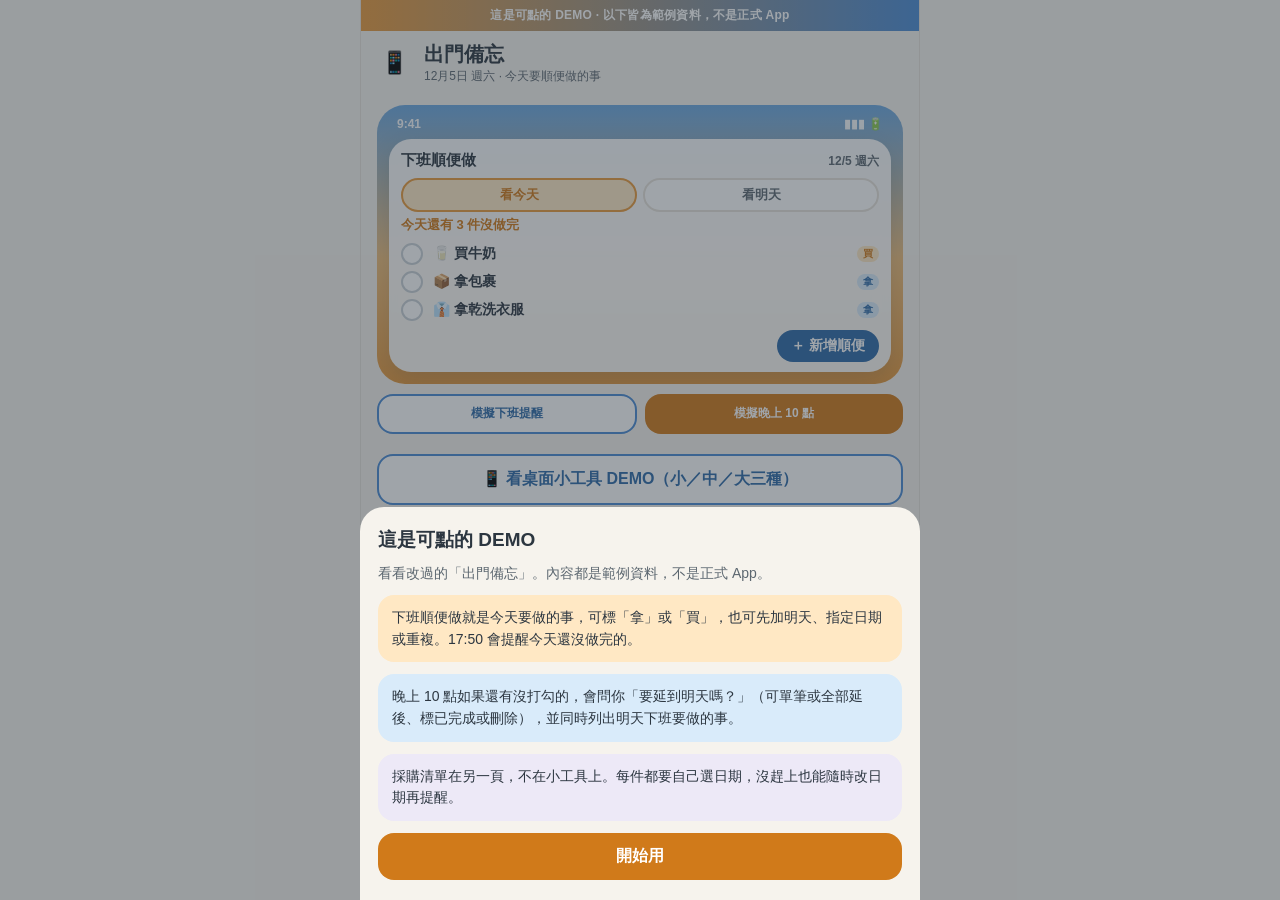
<file: index.html>
<!doctype html>
<html lang="zh-Hant-TW">
<head>
<meta charset="utf-8">
<meta name="viewport" content="width=device-width, initial-scale=1, viewport-fit=cover">
<title>出門備忘 DEMO</title>
<meta name="theme-color" content="#F6F3ED">
<meta name="description" content="出門備忘可點 DEMO（範例資料）：下班順便做、晚上 10 點可延到明天、採購清單可自己選日期">
<link rel="icon" href="favicon.svg" type="image/svg+xml">
<link rel="apple-touch-icon" href="favicon.svg">
<meta name="apple-mobile-web-app-capable" content="yes">
<meta name="mobile-web-app-capable" content="yes">
<meta name="apple-mobile-web-app-title" content="出門備忘">
<link rel="stylesheet" href="styles.css">
</head>
<body>
<div id="app"><div class="loading">出門備忘 載入中…</div></div>
<div id="nban" class="nban hidden" hidden></div>
<div id="alarm" class="alarm hidden" hidden></div>
<div id="nightq" class="nightq hidden" hidden></div>
<div id="dlg" class="dlg hidden"></div>
<div id="toast" class="toast hidden"></div>
<noscript>請開啟 JavaScript 才能查看這個 DEMO。</noscript>
<script type="module" src="app.js"></script>
</body>
</html>
</file>
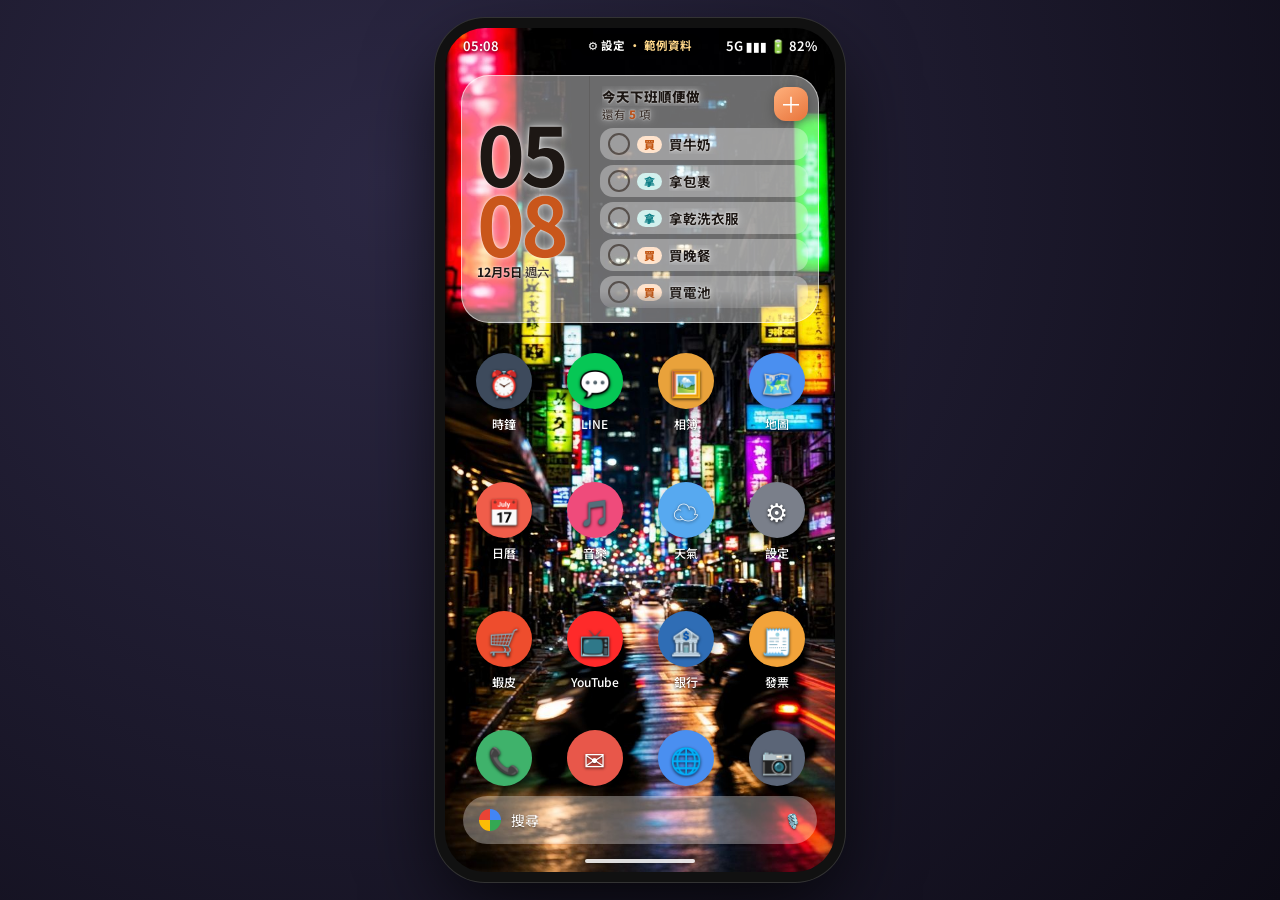
<file: widget.html>
<!doctype html>
<html lang="zh-Hant-TW">
<head>
<meta charset="utf-8">
<meta name="viewport" content="width=device-width, initial-scale=1, viewport-fit=cover">
<title>順便備忘 · 桌面小工具 DEMO</title>
<meta name="theme-color" content="#000000">
<link rel="icon" href="favicon.svg" type="image/svg+xml">
<link rel="preconnect" href="https://fonts.googleapis.com">
<link rel="preconnect" href="https://fonts.gstatic.com" crossorigin>
<link href="https://fonts.googleapis.com/css2?family=Noto+Sans+TC:wght@400;500;700;900&display=swap" rel="stylesheet">
<link rel="stylesheet" href="widget.css?v=6">
</head>
<body>
<div id="phone" class="phone">
  <div id="home" style="display:contents"></div>
  <div id="sheet" class="sheet hidden"></div>
  <div id="toast" class="toast hidden"></div>
</div>
<script type="module" src="widget.js?v=6"></script>
</body>
</html>
</file>
<file: styles.css>
:root{
  --sky:#4B8BD4;--skyDeep:#2F6BA8;--skySoft:#D9EBFA;
  --amber:#E89A3C;--amberDeep:#D07A1A;--amberSoft:#FFE8C4;
  --cream:#F6F3ED;--ink:#2C3640;--inkSoft:#5C6770;--line:#E6E2DA;
  --ok:#2F9E73;--okSoft:#D5F0E5;--paper:#fff;--rose:#E06B5C;
  --plum:#6B5C9E;--plumSoft:#EDE9F7;
}
*{box-sizing:border-box;-webkit-tap-highlight-color:transparent}
html,body{margin:0;background:var(--cream);color:var(--ink);font-family:-apple-system,BlinkMacSystemFont,"PingFang TC","Noto Sans TC","Microsoft JhengHei",sans-serif;font-size:16px}
body{padding:env(safe-area-inset-top) env(safe-area-inset-right) 0 env(safe-area-inset-left)}
#app{max-width:560px;margin:0 auto;min-height:100vh;display:flex;flex-direction:column}
.loading{padding:40px;text-align:center;color:var(--inkSoft)}

.demo-banner{background:linear-gradient(90deg,#E89A3C,#4B8BD4);color:#fff;font-size:12px;font-weight:800;text-align:center;padding:7px 12px;letter-spacing:.02em}
.top{position:sticky;top:0;z-index:5;background:var(--cream);display:flex;align-items:center;gap:8px;padding:10px 12px 8px}
.top .t{flex:1;min-width:0}
.top h1{font-size:20px;font-weight:900;margin:0;white-space:nowrap;overflow:hidden;text-overflow:ellipsis}
.top .sub{font-size:12px;color:var(--inkSoft)}
.back{border:0;background:none;font-size:22px;color:var(--ink);padding:6px 8px;cursor:pointer;line-height:1}

.body{flex:1;padding:12px 16px 140px;display:flex;flex-direction:column;gap:10px}
.body.home{padding-bottom:88px}
.body.home .note{padding-right:0}
#app a{color:var(--skyDeep);text-decoration:none;font-weight:800}
#app a:active{opacity:.7}
.card{background:var(--paper);border-radius:22px;padding:16px}
.card.tap{cursor:pointer}
.card.tap:active{transform:scale(.99)}
.hero{background:linear-gradient(135deg,var(--skyDeep),#4B8BD4 55%,#E89A3C);color:#fff;border-radius:22px;padding:18px}
.hero .big{font-size:28px;font-weight:900;margin:4px 0 6px;letter-spacing:-.02em}
.hero .s{font-size:13px;opacity:.94;font-weight:600}
.hero.done{background:linear-gradient(135deg,#2F9E73,#4B8BD4)}

.lbl{color:var(--inkSoft);font-size:13px;font-weight:700}
.muted{color:var(--inkSoft);font-size:14px}
.small{font-size:12px}
.row{display:flex;align-items:center;gap:12px}
.grow{flex:1;min-width:0}
.btn{display:block;width:100%;border:0;border-radius:16px;background:var(--skyDeep);color:#fff;font-size:16px;font-weight:800;padding:13px;cursor:pointer;text-align:center;text-decoration:none;font-family:inherit}
.btn.ghost{background:#fff;color:var(--skyDeep);border:2px solid var(--sky)}
.btn.amber{background:var(--amberDeep)}
.btn.rose{background:var(--rose)}
.btn.plum{background:var(--plum)}
.btn:disabled{opacity:.5}
.btns{display:flex;gap:8px}
.btns .btn{flex:1}
.link{background:none;border:0;color:var(--skyDeep);font-weight:700;font-size:15px;padding:8px 0;cursor:pointer;font-family:inherit}
.link.red{color:var(--rose)}

input[type=text],input[type=time],input[type=number],input[type=date],textarea,select{
  width:100%;font-size:17px;padding:13px 14px;border-radius:14px;border:2px solid var(--line);background:#fff;color:var(--ink);outline:none;font-family:inherit
}
input:focus,textarea:focus,select:focus{border-color:var(--sky)}
textarea{min-height:72px;resize:vertical}
.field{display:flex;flex-direction:column;gap:6px}

.pills{display:flex;gap:8px;overflow-x:auto;padding-bottom:2px;-webkit-overflow-scrolling:touch}
.pills.wrap{flex-wrap:wrap;overflow:visible}
.pill{flex:none;border-radius:999px;background:#fff;border:2px solid var(--line);color:var(--ink);font-weight:700;font-size:14px;padding:7px 14px;cursor:pointer;font-family:inherit}
.pill.on{background:var(--skySoft);border-color:var(--sky);color:var(--skyDeep)}
.pill.on.amber{background:var(--amberSoft);border-color:var(--amber);color:var(--amberDeep)}
.pill.on.plum{background:var(--plumSoft);border-color:var(--plum);color:var(--plum)}
.pill.emoji{font-size:18px;padding:6px 10px}

.iname{font-weight:900;font-size:16px;word-break:break-word}
.iname.done{text-decoration:line-through;color:var(--inkSoft);font-weight:700}
.note{background:var(--skySoft);color:var(--ink);border-radius:16px;padding:12px 14px;font-size:14px;line-height:1.55}
.note.amber{background:var(--amberSoft)}
.note.ok{background:var(--okSoft)}
.note.plum{background:var(--plumSoft)}
.sec{display:flex;align-items:baseline;justify-content:space-between;gap:8px;color:var(--inkSoft);font-weight:700;font-size:13px;margin-top:4px}
.sec .ttl{font-size:15px;font-weight:900;color:var(--ink)}
.sec .count{font-weight:800;color:var(--inkSoft);font-size:13px;margin-left:6px}
.hint{font-size:12px;color:var(--inkSoft);line-height:1.5}
.brand{font-size:26px;font-weight:900;color:var(--skyDeep)}

.badge{border-radius:999px;font-size:12px;font-weight:700;padding:4px 10px;white-space:nowrap}
.badge.sky{background:var(--skySoft);color:var(--skyDeep)}
.badge.amber{background:var(--amberSoft);color:var(--amberDeep)}
.badge.ok{background:var(--okSoft);color:var(--ok)}
.badge.mute{background:#F1EFEA;color:var(--inkSoft)}
.badge.plum{background:var(--plumSoft);color:var(--plum)}
.badge.due{background:#FDECEA;color:var(--rose)}

.nav{position:sticky;bottom:0;z-index:6;background:#fff;border-top:1px solid var(--line);display:flex;padding:6px 2px calc(6px + env(safe-area-inset-bottom))}
.nav a,.nav button{flex:1;border:0;background:none;text-align:center;padding:6px 0 4px;font-size:10px;font-weight:800;color:var(--inkSoft);text-decoration:none;cursor:pointer;font-family:inherit}
.nav .ico{font-size:18px;display:block;line-height:1.15}
.nav a.on,.nav button.on{color:var(--skyDeep)}

.dlg{position:fixed;inset:0;z-index:20;background:rgba(44,54,64,.45);display:flex;align-items:flex-end;justify-content:center}
.hidden{display:none !important}
.dlg.hidden,.toast.hidden,.nban.hidden,.alarm.hidden{display:none}
.sheet{background:var(--cream);width:100%;max-width:560px;border-radius:24px 24px 0 0;padding:20px 18px calc(20px + env(safe-area-inset-bottom));max-height:92vh;overflow:auto;display:flex;flex-direction:column;gap:12px}
.sheet h2{margin:0;font-size:19px;font-weight:900}
.toast{position:fixed;left:50%;bottom:calc(88px + env(safe-area-inset-bottom));transform:translateX(-50%);background:var(--ink);color:#fff;padding:10px 16px;border-radius:14px;font-size:14px;z-index:60;max-width:90%;text-align:center}

.check{display:flex;align-items:flex-start;gap:12px;padding:4px 0}
.check .body-t{flex:1;min-width:0;cursor:pointer}
.chk{flex:none;width:28px;height:28px;border-radius:50%;border:2px solid #C9D0D6;background:#fff;color:#fff;font-size:16px;font-weight:900;cursor:pointer;display:flex;align-items:center;justify-content:center;padding:0;margin-top:1px;line-height:1;transition:transform .15s ease,background .15s,border-color .15s}
.chk:active{transform:scale(.9)}
.chk.on{background:var(--ok);border-color:var(--ok)}
.item-meta{font-size:12px;color:var(--inkSoft);margin-top:2px;line-height:1.4}
.item-card{padding:12px 14px}
.item-card.off{opacity:.62}
.more{border:0;background:none;color:var(--inkSoft);font-size:20px;padding:4px 6px;cursor:pointer;line-height:1}

.sw{width:48px;height:28px;border-radius:999px;background:#D5D8DC;border:0;position:relative;cursor:pointer;flex:none;padding:0}
.sw::after{content:"";position:absolute;left:3px;top:3px;width:22px;height:22px;border-radius:50%;background:#fff;box-shadow:0 1px 3px rgba(0,0,0,.15);transition:transform .2s}
.sw.on{background:var(--skyDeep)}
.sw.on::after{transform:translateX(20px)}
.set-row{display:flex;align-items:center;gap:12px}
.set-row .lab{font-weight:800;font-size:15px}
.set-row .desc{font-size:12px;color:var(--inkSoft);margin-top:2px}

.fab{position:fixed;right:max(16px, calc(50% - 264px));bottom:calc(72px + env(safe-area-inset-bottom));width:56px;height:56px;border-radius:18px;border:0;background:var(--skyDeep);color:#fff;font-size:32px;line-height:1;cursor:pointer;box-shadow:0 8px 20px rgba(47,107,168,.35);z-index:7}
.fab.plum{background:var(--plum);box-shadow:0 8px 20px rgba(107,92,158,.35)}
.fab:active{transform:scale(.96)}

.empty{text-align:center;padding:28px 12px;color:var(--inkSoft)}
.empty .e{font-size:40px;margin-bottom:8px}

.nban{position:fixed;top:calc(10px + env(safe-area-inset-top));left:50%;transform:translateX(-50%);width:calc(100% - 24px);max-width:536px;background:#fff;border-radius:18px;box-shadow:0 10px 36px rgba(44,54,64,.22);z-index:40;padding:12px 14px;cursor:pointer;animation:drop .35s ease}
.nban .app{display:flex;align-items:center;gap:8px;font-size:12px;font-weight:800;color:var(--inkSoft)}
.nban .app .dot{width:22px;height:22px;border-radius:7px;background:var(--skyDeep);color:#fff;display:flex;align-items:center;justify-content:center;font-size:12px}
.nban .app .dot.plum{background:var(--plum)}
.nban .when{margin-left:auto;font-weight:700}
.nban .ttl{font-size:15px;font-weight:900;margin:6px 0 2px}
.nban .bd{font-size:13px;color:var(--inkSoft);line-height:1.4}
@keyframes drop{from{transform:translateX(-50%) translateY(-16px);opacity:0}to{transform:translateX(-50%) translateY(0);opacity:1}}

/* full-screen alarm */
.alarm{position:fixed;inset:0;z-index:50;background:linear-gradient(180deg,#17233D 0%,#2F6BA8 48%,#E89A3C 100%);color:#fff;display:flex;justify-content:center;overflow:auto}
.alarm-inner{width:100%;max-width:560px;min-height:100%;display:flex;flex-direction:column;align-items:center;justify-content:center;text-align:center;padding:36px 24px calc(36px + env(safe-area-inset-bottom));gap:10px}
.alarm .bell{font-size:64px;line-height:1;filter:drop-shadow(0 8px 16px rgba(0,0,0,.25));animation:ring 1s ease-in-out infinite}
@keyframes ring{0%,100%{transform:rotate(-8deg)}50%{transform:rotate(8deg)}}
.alarm .who{font-size:13px;font-weight:800;letter-spacing:.08em;opacity:.85}
.alarm .clock{font-size:48px;font-weight:900;letter-spacing:-.03em;margin:4px 0}
.alarm .attl{font-size:22px;font-weight:900;line-height:1.35;max-width:20em}
.alarm .abd{font-size:16px;font-weight:700;opacity:.95;line-height:1.5;max-width:22em}
.alarm .ahint{font-size:12px;opacity:.85;line-height:1.5;max-width:24em;margin-top:8px}
.alarm .btns{width:100%;max-width:340px;margin-top:16px}
.alarm .btn.ghost{background:rgba(255,255,255,.16);color:#fff;border-color:rgba(255,255,255,.55)}
.alarm .btn.listen{background:#fff;color:var(--skyDeep)}

.homescreen{background:linear-gradient(180deg,#6BA7E0 0%,#F3C07A 55%,#E89A3C 100%);border-radius:28px;padding:10px 12px 12px;color:#fff;position:relative;overflow:hidden}
.hs-bar{display:flex;justify-content:space-between;font-size:12px;font-weight:800;padding:2px 8px 8px;opacity:.95}
.widget{background:rgba(255,255,255,.94);color:var(--ink);border-radius:22px;padding:12px 12px 10px;box-shadow:0 8px 24px rgba(44,54,64,.18);backdrop-filter:blur(8px)}
.widget .wh{display:flex;align-items:baseline;justify-content:space-between;gap:8px}
.widget .wt{font-weight:900;font-size:15px}
.widget .wd{font-size:12px;color:var(--inkSoft);font-weight:700}
.widget .remain{font-size:13px;font-weight:800;color:var(--skyDeep);margin:4px 0 6px}
.widget .sec-l{font-size:11px;font-weight:800;color:var(--inkSoft);margin:4px 0 1px}
.wrow{display:flex;align-items:center;gap:10px;width:100%;border:0;background:none;padding:3px 0;font-family:inherit;font-size:14px;font-weight:700;color:var(--ink);text-align:left;cursor:pointer;border-radius:10px}
.wrow:active{background:rgba(47,107,168,.06)}
.wrow.done .wname{text-decoration:line-through;color:var(--inkSoft);font-weight:600}
.wchk{flex:none;width:22px;height:22px;border-radius:50%;border:2px solid #C9D0D6;background:#fff;color:#fff;font-size:12px;font-weight:900;display:flex;align-items:center;justify-content:center;line-height:1}
.wrow.done .wchk{background:var(--ok);border-color:var(--ok)}
.wname{flex:1;min-width:0;overflow:hidden;text-overflow:ellipsis;white-space:nowrap}
.widget .add{margin-top:6px;display:flex;justify-content:flex-end}
.wadd{border:0;background:var(--skyDeep);color:#fff;font-weight:800;font-size:14px;border-radius:999px;padding:7px 14px;cursor:pointer;font-family:inherit}
.icons{display:flex;gap:18px;justify-content:center;margin-top:18px}
.ico-app{width:52px;display:flex;flex-direction:column;align-items:center;gap:4px;font-size:10px;font-weight:700;text-shadow:0 1px 2px rgba(0,0,0,.2);border:0;background:none;color:#fff;font-family:inherit;padding:0;cursor:pointer}
.ico-app .sq{width:46px;height:46px;border-radius:14px;display:flex;align-items:center;justify-content:center;font-size:24px;background:rgba(255,255,255,.95);color:var(--ink)}

.sim-grid{display:flex;flex-direction:column;gap:8px}
.hi{outline:3px solid var(--amber);outline-offset:2px;border-radius:22px;animation:pulse 1.2s ease 2}
@keyframes pulse{0%,100%{outline-color:var(--amber)}50%{outline-color:transparent}}

.times{display:flex;align-items:center;gap:8px}
.times select{flex:1;width:auto}
.times .colon{font-weight:900;font-size:20px;color:var(--inkSoft)}

.sale-row .meta-tags{display:flex;flex-wrap:wrap;gap:6px;margin-top:6px}

@media (min-width:600px){
  #app{border-left:1px solid var(--line);border-right:1px solid var(--line);min-height:100vh}
}

.pill.used{opacity:.45}
.badge.take{background:var(--skySoft);color:var(--skyDeep)}
.badge.buytag{background:var(--amberSoft);color:var(--amberDeep)}
.wtag{flex:none;font-size:10px;font-weight:800;border-radius:999px;padding:1px 6px;line-height:1.4}
.wtag.take{background:var(--skySoft);color:var(--skyDeep)}
.wtag.buytag{background:var(--amberSoft);color:var(--amberDeep)}
.widget .sec-l.eve{color:var(--amberDeep);font-size:12px}
.widget .remain.eve{color:var(--amberDeep)}
.card.feat{border:2px solid var(--amber);box-shadow:0 6px 16px rgba(208,122,26,.08)}
.freq{display:flex;flex-direction:column;gap:8px}
.iname .tag{margin-left:6px;vertical-align:middle}

.view-pills{display:flex;gap:6px;margin:8px 0 2px}
.vpill{flex:1;border:2px solid var(--line);background:#fff;color:var(--inkSoft);font-weight:800;font-size:13px;border-radius:999px;padding:6px 0;cursor:pointer;font-family:inherit}
.vpill.on{background:var(--amberSoft);border-color:var(--amber);color:var(--amberDeep)}
.sim-row{display:flex;gap:8px}
.sim-row .btn{font-size:13px;padding:11px 8px;line-height:1.3}
.nban .bd-sec{font-size:13px;color:var(--inkSoft);line-height:1.45;margin-top:4px}
.nban .bd-sec b{color:var(--ink);margin-right:6px}
.alarm .asecs{width:100%;max-width:22em;text-align:left;display:flex;flex-direction:column;gap:8px;margin:4px 0}
.alarm .abd-sec{background:rgba(255,255,255,.14);border-radius:14px;padding:10px 12px;font-size:15px;font-weight:700;line-height:1.45}
.alarm .abd-sec b{display:block;font-size:12px;opacity:.85;margin-bottom:2px;letter-spacing:.04em}
.freq-card{position:relative;z-index:1}

.body.home .freq-card{padding:12px 14px}
.body.home .freq .pill{font-size:13px;padding:5px 10px}
.body.home .note{font-size:13px;padding:10px 12px}
.body.home .sim-row .btn{padding:10px 6px;font-size:12px}

.btn.mini{display:inline-block;width:auto;padding:7px 12px;font-size:13px;border-radius:12px;margin-top:8px}
.btn.ghost.danger{background:#fff;color:var(--rose);border-color:#E7B4AE}
.row-acts{margin-top:4px}
.sale-row.overdue{border:2px solid #F5C6C2}
.nightq{position:fixed;inset:0;z-index:45;background:var(--cream);overflow:auto}
.nightq.hidden{display:none !important}
.nightq-inner{max-width:560px;margin:0 auto;padding:22px 16px calc(28px + env(safe-area-inset-bottom));display:flex;flex-direction:column;gap:12px;min-height:100%}
.nq-kicker{font-size:13px;font-weight:800;color:var(--inkSoft);letter-spacing:.04em}
.nightq h2{margin:0;font-size:26px;font-weight:900}
.nq-sec{font-weight:900;font-size:16px;margin-top:6px;display:flex;align-items:baseline;justify-content:space-between;gap:8px}
.nq-sec .count{font-size:13px;font-weight:800;color:var(--inkSoft)}
.nq-item{background:#fff;border-radius:18px;padding:14px}
.nq-actions{display:flex;gap:6px;margin-top:10px}
.nq-actions .btn{font-size:13px;padding:10px 6px}
.nq-tmr{background:#fff;border-radius:16px;padding:12px 14px;display:flex;align-items:center;gap:8px;font-weight:800}
.nq-tmr .nq-when{margin-left:auto;font-size:12px;font-weight:700;color:var(--inkSoft)}
.nq-tmr .tag{margin-left:0}
</file>
<file: widget.css>
:root {
  --font: "Noto Sans TC", "PingFang TC", "Microsoft JhengHei", system-ui, sans-serif;
  --bar: #1d1a2e; --bar-ink: #f4efff; --bar-soft: #b9b2d6; --pill: #2c2844; --pill-on: #ffdcc7; --pill-on-ink: #5b2408;
  --glass: rgba(255, 255, 255, .22); --glass-line: rgba(255, 255, 255, .4);
  /* 底部面板（跟著底色） */
  --sheet: #fffaf6; --s-ink: #2a1f1a; --s-soft: #7d6f66; --field: #f6ece4; --chip: #fff; --chip-line: #ead9cc;
  --accent: #e8743b; --accent-2: #ffb07c; --ok: #2e9e6b;
  --take: #0f7f86; --take-bg: #d2f1ee; --buy: #c25410; --buy-bg: #ffe3cc;
  /* 小工具：淺色半透明 */
  --w-rgb: 255, 255, 255; --w-a: .42; --w-line: rgba(255, 255, 255, .55);
  --ink: #1d1714; --soft: #3f3530; --shadow: 0 0 2px rgba(255, 255, 255, .95), 0 0 8px rgba(255, 255, 255, .7);
  --tile: rgba(255, 255, 255, .34); --tile-done: rgba(255, 255, 255, .16); --cb-line: rgba(40, 28, 22, .6);
  --track: rgba(255, 255, 255, .6); --div: rgba(40, 28, 22, .14);
}
body.tint-dark {
  --sheet: #26212f; --s-ink: #f5ece6; --s-soft: #b5a9a1; --field: #332c3d; --chip: #2f2938; --chip-line: #4a4156;
  --accent: #ff9a62; --accent-2: #ffc29c; --ok: #6bd59c;
  --take: #8fe6e3; --take-bg: rgba(20, 70, 72, .78); --buy: #ffc08e; --buy-bg: rgba(90, 50, 22, .78);
  --w-rgb: 16, 12, 22; --w-line: rgba(255, 255, 255, .14);
  --ink: #fff; --soft: rgba(255, 255, 255, .86); --shadow: 0 1px 3px rgba(0, 0, 0, .7), 0 0 8px rgba(0, 0, 0, .35);
  --tile: rgba(255, 255, 255, .09); --tile-done: rgba(255, 255, 255, .04); --cb-line: rgba(255, 255, 255, .8);
  --track: rgba(255, 255, 255, .24); --div: rgba(255, 255, 255, .14);
}
body.a-high { --w-a: .2; } body.a-mid { --w-a: .42; } body.a-low { --w-a: .68; }
body.tint-dark.a-high { --w-a: .26; } body.tint-dark.a-mid { --w-a: .48; } body.tint-dark.a-low { --w-a: .72; }

* { box-sizing: border-box; }
html, body { margin: 0; height: 100%; overflow: hidden; }
body { font-family: var(--font); background: #000; color: var(--ink); -webkit-tap-highlight-color: transparent; -webkit-font-smoothing: antialiased; }
button { font: inherit; cursor: pointer; color: inherit; }

/* 手機桌面：手機上就是整個畫面；桌機置中成手機大小 */
.phone { position: relative; width: 100vw; height: 100vh; height: 100dvh; overflow: hidden; display: flex; flex-direction: column; background-size: cover; background-position: center; }
@media (min-width: 520px) and (min-height: 700px) {
  body { background: radial-gradient(circle at 30% 20%, #2c2844, #0d0b16); display: grid; place-items: center; }
  .phone { width: 390px; height: min(844px, calc(100vh - 32px)); border-radius: 40px; box-shadow: 0 0 0 10px #111, 0 0 0 11px #333, 0 30px 80px #000c; }
}
.phone.grad { background-image: radial-gradient(90% 55% at 15% 8%, #ffd3b5 0%, transparent 60%), radial-gradient(70% 50% at 95% 30%, #f6a6c1 0%, transparent 60%), radial-gradient(90% 60% at 10% 85%, #7fd3cf 0%, transparent 60%), linear-gradient(160deg, #f7b38f 0%, #c77bb8 45%, #5e6fd6 100%); }
.phone.city { background-image: url("wall-city.jpg"); background-color: #111; }
.phone.flowers { background-image: url("wall-flowers.jpg"); background-color: #2d4a1e; }
.statusbar { flex: none; height: 34px; display: flex; align-items: center; justify-content: space-between; padding: 0 18px; color: #fff; font-size: 13px; font-weight: 600; text-shadow: 0 1px 3px #000a; position: relative; }
.demo { position: absolute; left: 50%; top: 6px; transform: translateX(-50%); height: 22px; padding: 0 10px; border-radius: 99px; border: 0; background: rgba(0, 0, 0, .45); color: #fff; font-size: 11.5px; font-weight: 700; display: flex; align-items: center; gap: 4px; text-shadow: none; white-space: nowrap; }
.demo i { font-style: normal; color: #ffd88a; }
.grid { flex: none; margin-top: 8px; padding: 0 13px; display: grid; grid-template-columns: repeat(4, 1fr); grid-auto-rows: var(--ch, 110px); }
.app { display: flex; flex-direction: column; align-items: center; justify-content: center; gap: 6px; color: #fff; font-size: 12px; font-weight: 500; text-shadow: 0 1px 3px #000c; min-width: 0; }
.app i { width: var(--icon, 56px); height: var(--icon, 56px); border-radius: 50%; display: grid; place-items: center; font-style: normal; font-size: calc(var(--icon, 56px) * .46); box-shadow: 0 3px 10px #0004; }
.app span { white-space: nowrap; }
.spacer { flex: 1; }
.dock { flex: none; display: grid; grid-template-columns: repeat(4, 1fr); padding: 0 13px; margin-bottom: 10px; }
.dock .app span { display: none; }
.search { flex: none; height: 48px; margin: 0 18px 6px; border-radius: 99px; background: rgba(255, 255, 255, .32); display: flex; align-items: center; padding: 0 16px; color: #fff; font-size: 14px; gap: 10px; text-shadow: 0 1px 2px #0008; }
.search .g { width: 22px; height: 22px; border-radius: 50%; background: conic-gradient(#4285f4 0 25%, #34a853 0 50%, #fbbc05 0 75%, #ea4335 0); }
.search .mic { margin-left: auto; }
.gesture { flex: none; height: 22px; display: grid; place-items: center; }
.gesture::before { content: ""; width: 110px; height: 4px; border-radius: 99px; background: rgba(255, 255, 255, .85); box-shadow: 0 0 4px #0006; }

/* 小工具（半透明底色，不做模糊） */
.w { margin: 5px 3px; container-type: size; display: grid; grid-template-columns: 36% 1fr; background: rgba(var(--w-rgb), var(--w-a)); border: 1px solid var(--w-line); border-radius: 28px; overflow: hidden; color: var(--ink); text-shadow: var(--shadow); transition: background .3s; }
.w.medium { grid-column: span 4; grid-row: span 2; }
.w.large { grid-column: span 4; grid-row: span 4; grid-template-columns: 40% 1fr; }
.wc { container-type: size; border: 0; background: none; padding: 10px 4px 10px 15px; text-align: left; display: flex; flex-direction: column; justify-content: center; color: inherit; text-shadow: inherit; min-width: 0; border-right: 1px solid var(--div); }
.wc .hm { display: flex; flex-direction: column; font-size: min(76cqw, 36cqh); font-weight: 700; line-height: .86; letter-spacing: -.05em; font-variant-numeric: tabular-nums; }
.wc .hm span:last-child { color: var(--accent); }
body.tint-light .wc .hm span:last-child { color: #c9561b; }
.wc .dw { display: block; margin-top: 6px; font-size: clamp(12px, 11.5cqw, 15px); font-weight: 700; white-space: nowrap; }
.wc .wk { font-weight: 500; color: var(--soft); }
.large .wc { justify-content: space-between; padding: 18px 6px 16px 17px; }
.large .wc .hm { font-size: min(76cqw, 26cqh); }
.large .wc .dw { margin-top: 10px; }
.prog { display: flex; flex-direction: column; gap: 6px; }
.prog .pl { font-size: 12px; font-weight: 700; color: var(--soft); }
.prog .pn { font-size: 26px; font-weight: 900; line-height: 1; }
.prog .pn small { font-size: 15px; font-weight: 500; color: var(--soft); }
.bar { height: 6px; border-radius: 99px; background: var(--track); overflow: hidden; width: 92%; }
.bar i { display: block; height: 100%; border-radius: 99px; background: linear-gradient(90deg, var(--accent-2), var(--accent)); transition: width .6s cubic-bezier(.2, .8, .2, 1); }
.prog.full .pn { color: var(--ok); }

.wr { display: flex; flex-direction: column; min-width: 0; min-height: 0; }
.wh { display: flex; align-items: center; gap: 8px; padding: 10px 10px 6px 12px; }
.wh .open { flex: 1; min-width: 0; border: 0; background: none; padding: 0; text-align: left; color: inherit; text-shadow: inherit; }
.wh .t { display: block; font-size: 13.5px; font-weight: 900; white-space: nowrap; overflow: hidden; text-overflow: ellipsis; }
.wh .d { display: block; font-size: 11.5px; font-weight: 500; color: var(--soft); }
.wh .d em { font-style: normal; color: var(--accent); font-weight: 900; }
body.tint-light .wh .d em { color: #b8501a; }
.plus { width: 34px; height: 34px; flex: none; border-radius: 12px; border: 0; background: linear-gradient(145deg, var(--accent-2), var(--accent)); color: #fff; font-size: 22px; line-height: 1; display: grid; place-items: center; padding: 0 0 2px; text-shadow: none; box-shadow: 0 3px 10px rgba(0, 0, 0, .25); }
.plus:active { transform: scale(.92); }
.wl { flex: 1; min-height: 0; overflow-y: auto; padding: 0 10px 12px 10px; display: flex; flex-direction: column; gap: 5px; scrollbar-width: none; -webkit-mask-image: linear-gradient(to bottom, #000 84%, transparent); mask-image: linear-gradient(to bottom, #000 84%, transparent); }
.wl::-webkit-scrollbar { display: none; }
.row { display: flex; align-items: center; gap: 7px; padding: 5px 8px; background: var(--tile); border-radius: 13px; max-height: 60px; flex: none;
  transition: opacity .35s ease, transform .35s ease, max-height .35s ease .15s, padding .35s ease .15s, margin .35s ease .15s; }
.large .row { padding: 7px 9px; gap: 8px; }
.row.done { background: var(--tile-done); }
.row.done .nm { text-decoration: line-through; color: var(--soft); }
.row.done .tag, .row.done .nt { opacity: .55; }
.row.leaving { opacity: 0; transform: translateX(24px) scale(.97); max-height: 0; padding-top: 0; padding-bottom: 0; margin-bottom: -5px; }
.row.enter { animation: rowIn .45s cubic-bezier(.2, .8, .2, 1); }
@keyframes rowIn { from { opacity: 0; transform: translateY(-8px) scale(.97); } }
.cb { width: 22px; height: 22px; flex: none; border-radius: 50%; border: 2px solid var(--cb-line); background: transparent; display: grid; place-items: center; padding: 0; transition: background .25s, border-color .25s; }
.cb svg { width: 12px; height: 12px; stroke: #fff; stroke-width: 3.4; fill: none; stroke-linecap: round; stroke-linejoin: round; stroke-dasharray: 22; stroke-dashoffset: 22; transition: stroke-dashoffset .3s ease .05s; }
.row.done .cb { background: var(--ok); border-color: var(--ok); animation: pop .35s ease; }
.row.done .cb svg { stroke-dashoffset: 0; }
@keyframes pop { 50% { transform: scale(1.18); } }
.tag { flex: none; font-size: 11px; font-weight: 900; padding: 3px 7px; border-radius: 99px; line-height: 1; text-shadow: none; }
.tag.buy { color: var(--buy); background: var(--buy-bg); }
.tag.take { color: var(--take); background: var(--take-bg); }
.txt { min-width: 0; flex: 1; }
.nm { display: block; font-size: 13.5px; font-weight: 700; white-space: nowrap; overflow: hidden; text-overflow: ellipsis; }
.nt { display: block; font-size: 11px; font-weight: 500; color: var(--soft); white-space: nowrap; overflow: hidden; text-overflow: ellipsis; }
.large .nm { font-size: 14px; }
.empty { flex: 1; display: flex; flex-direction: column; align-items: center; justify-content: center; text-align: center; gap: 4px; padding: 0 10px 14px; font-size: 11.5px; color: var(--soft); }
.empty svg { width: 44px; height: 44px; }
.large .empty svg { width: 64px; height: 64px; }
.empty b { font-size: 13.5px; color: var(--ink); }

/* 新增：底部面板 */
.sheet { position: absolute; inset: 0; background: rgba(20, 10, 30, .45); display: flex; align-items: flex-end; justify-content: center; z-index: 20; animation: fade .25s; }
.sheet.hidden, .toast.hidden { display: none; }
@keyframes fade { from { opacity: 0; } }
.dlg { width: 100%; max-width: 480px; background: var(--sheet); color: var(--s-ink); border-radius: 28px 28px 0 0; padding: 10px 18px 22px; box-shadow: 0 -10px 40px rgba(0, 0, 0, .3); animation: up .32s cubic-bezier(.2, .8, .2, 1); }
@keyframes up { from { transform: translateY(100%); } }
.handle { width: 36px; height: 4px; border-radius: 99px; background: var(--chip-line); margin: 2px auto 12px; }
.dlg h3 { margin: 0; font-size: 19px; font-weight: 900; }
.dlg .sub { font-size: 12px; color: var(--s-soft); margin: 3px 0 14px; }
.field { margin-bottom: 10px; }
.dlg input { width: 100%; border: 2px solid transparent; border-radius: 16px; padding: 13px 14px; font-size: 16px; font-family: var(--font); background: var(--field); color: var(--s-ink); outline: none; }
.dlg input:focus { border-color: var(--accent); background: transparent; }
.dlg input::placeholder { color: var(--s-soft); }
.seg { display: flex; gap: 6px; padding: 4px; background: var(--field); border-radius: 99px; margin-bottom: 10px; }
.seg button { flex: 1; border: 0; background: transparent; padding: 8px 0; border-radius: 99px; font-weight: 700; color: var(--s-soft); }
.seg button.on[data-t="take"] { background: var(--take-bg); color: var(--take); }
.seg button.on[data-t="buy"] { background: var(--buy-bg); color: var(--buy); }
.chips-t { font-size: 12px; color: var(--s-soft); font-weight: 700; margin: 4px 2px 8px; }
.chips { display: flex; flex-wrap: wrap; gap: 8px; margin-bottom: 16px; }
.chips button { border: 1px solid var(--chip-line); background: var(--chip); color: var(--s-ink); border-radius: 12px; padding: 7px 11px 7px 9px; font-size: 13px; font-weight: 500; display: inline-flex; align-items: center; gap: 5px; }
.chips button i { font-style: normal; font-size: 11px; font-weight: 700; padding: 1px 5px; border-radius: 6px; }
.chips button i.take { color: var(--take); background: var(--take-bg); }
.chips button i.buy { color: var(--buy); background: var(--buy-bg); }
.acts { display: flex; gap: 10px; }
.acts button { border: 0; border-radius: 99px; padding: 13px 18px; font-weight: 700; font-size: 15px; }
.acts .cancel { background: var(--field); color: var(--s-soft); }
.acts .ok { flex: 1; background: linear-gradient(145deg, var(--accent-2), var(--accent)); color: #fff; }
.acts .ok:disabled { opacity: .45; }
.toast { position: absolute; left: 50%; bottom: 150px; transform: translateX(-50%); background: #2b2635; color: #fff; padding: 11px 16px; border-radius: 16px; font-size: 13.5px; z-index: 30; display: flex; gap: 14px; align-items: center; max-width: 92vw; box-shadow: 0 8px 24px #0006; white-space: nowrap; animation: toastIn .3s; }
@keyframes toastIn { from { opacity: 0; transform: translate(-50%, 12px); } }
.toast button { background: none; border: 0; color: #ffb07c; font-weight: 700; padding: 0; }
.toast a { color: #ffb07c; font-weight: 700; text-decoration: none; }

/* DEMO 設定面板 */
.sheet { position: absolute; }
.set h3 { display: flex; align-items: center; gap: 8px; }
.set .badge { background: linear-gradient(135deg, #ffd88a, #ffb36b); color: #4a2a00; font-size: 11px; font-weight: 700; padding: 3px 9px; border-radius: 99px; }
.set .row2 { display: flex; align-items: center; gap: 10px; margin-bottom: 10px; }
.set .row2 > span { width: 52px; flex: none; font-size: 13px; font-weight: 700; color: var(--s-soft); }
.set .seg { flex: 1; margin: 0; }
.set .seg button { font-size: 13.5px; }
.set .seg button.on { background: var(--accent); color: #fff; }
.set .info { font-size: 12.5px; line-height: 1.6; color: var(--s-soft); background: var(--field); border-radius: 14px; padding: 10px 12px; margin: 6px 0 12px; max-height: 26vh; overflow-y: auto; }
.set .info b { color: var(--s-ink); }
.set .info ul { margin: 6px 0 0; padding-left: 18px; }
.set .links { display: flex; gap: 8px; margin-bottom: 12px; }
.set .links a, .set .links button { flex: 1; text-align: center; border: 1px solid var(--chip-line); background: var(--chip); color: var(--s-ink); border-radius: 99px; padding: 9px 0; font-size: 13px; font-weight: 700; text-decoration: none; }
.dlg { max-height: 92%; overflow-y: auto; }
</file>
